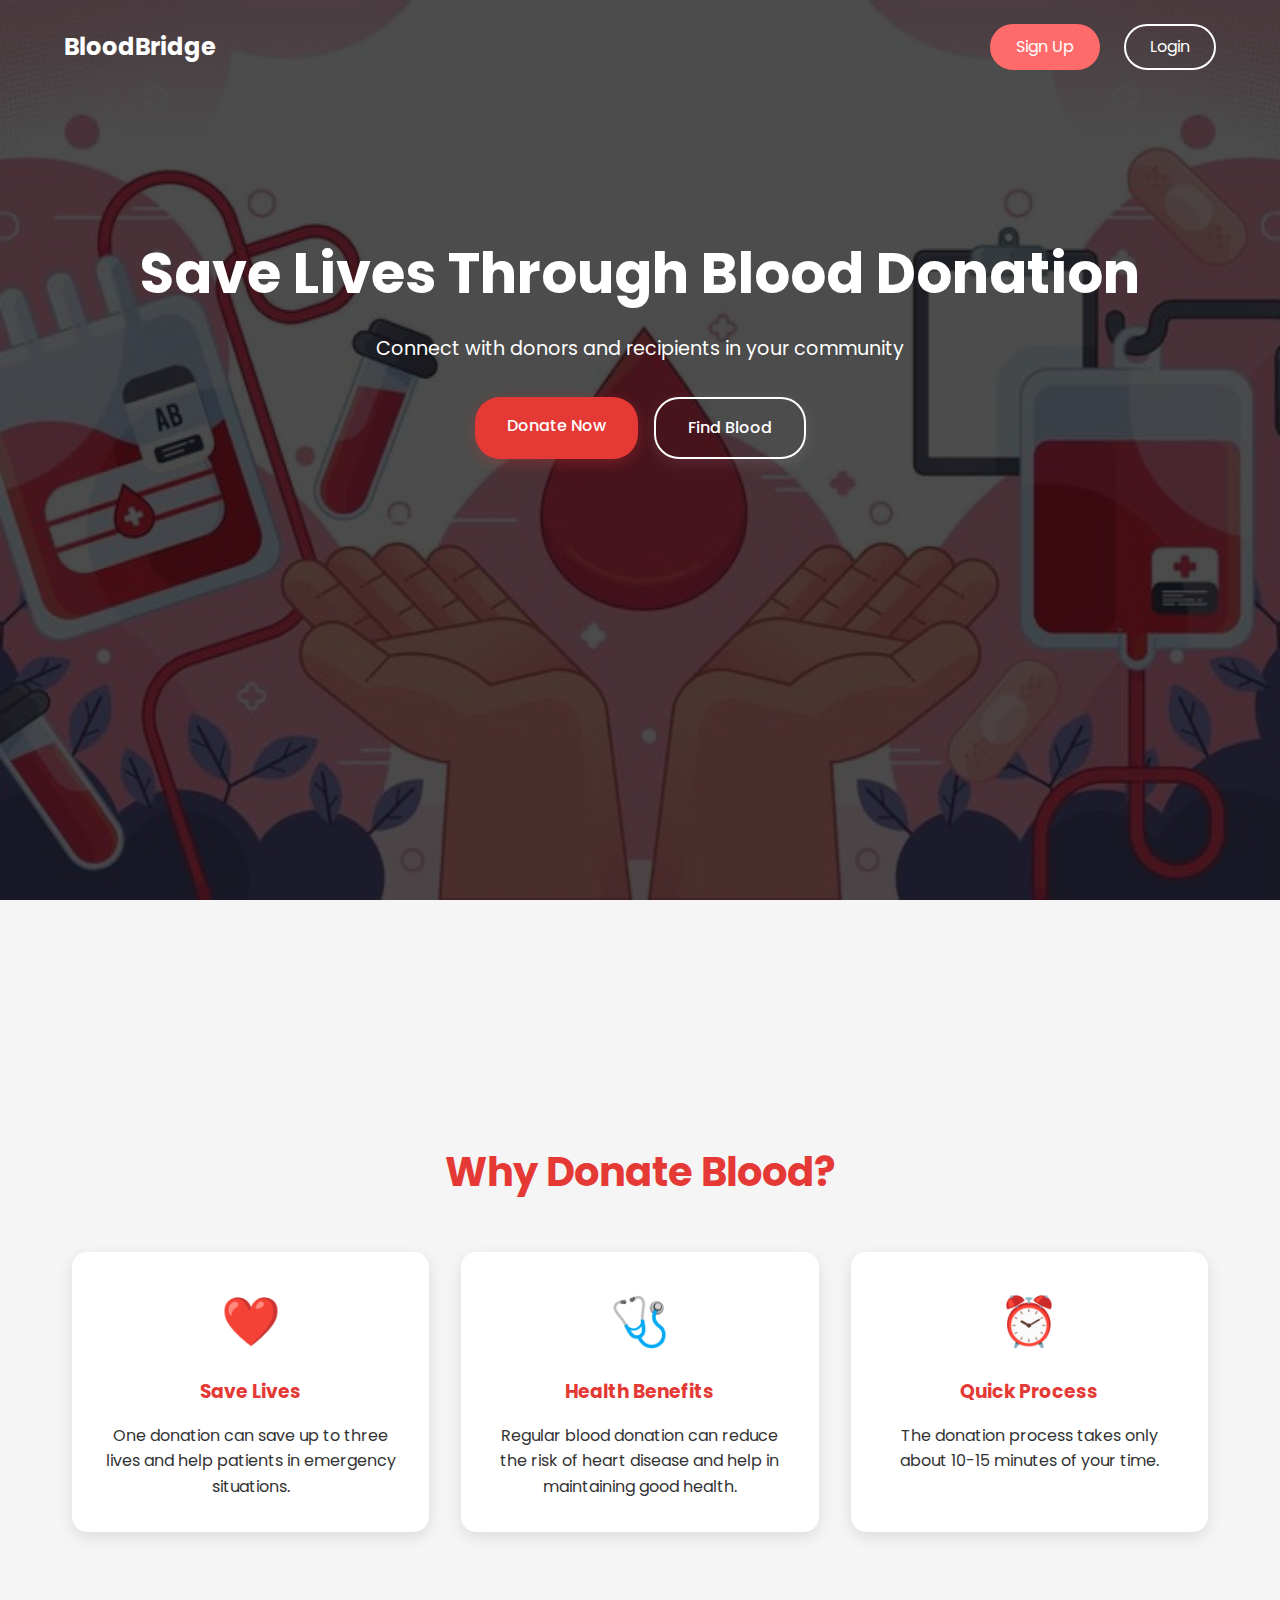
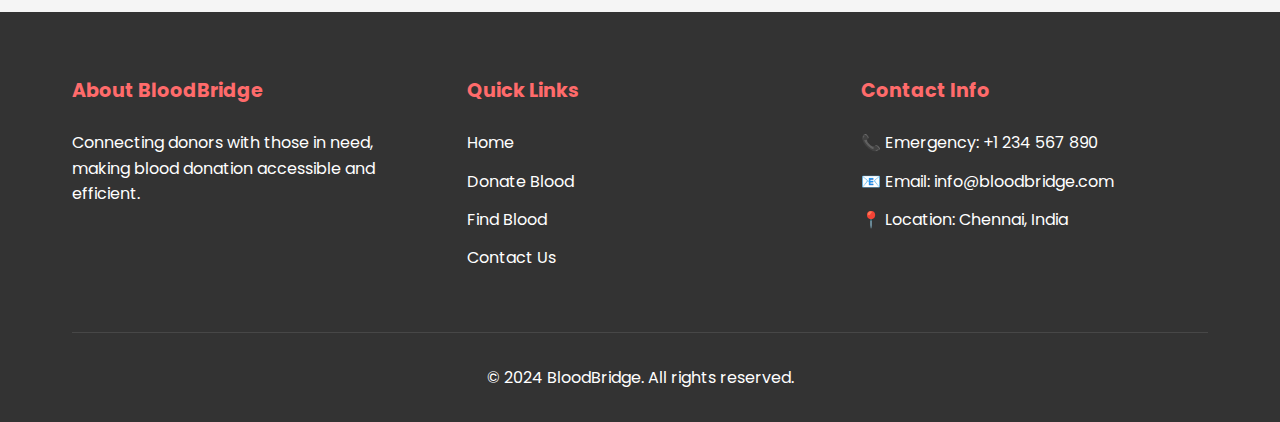
<file: home.html>
<!DOCTYPE html>
<html lang="en">
<head>
    <meta charset="UTF-8">
    <meta name="viewport" content="width=device-width, initial-scale=1.0">
    <title>BloodBridge - Blood Donation Platform</title>
    <link rel="stylesheet" href="css/home.css">
    <link href="https://fonts.googleapis.com/css2?family=Poppins:wght@300;400;500;600;700&display=swap" rel="stylesheet">
</head>
<body>
    <!-- Hero Section -->
    <div class="hero">
        <header>
            <nav>
                <div class="logo">BloodBridge</div>
                <div class="nav-links">
                    <a href="signup.html" class="signup-btn">Sign Up</a>
                    <a href="index.html" class="login-btn">Login</a>
                </div>
            </nav>
        </header>
        
        <div class="hero-content">
            <h1>Save Lives Through Blood Donation</h1>
            <p>Connect with donors and recipients in your community</p>
            <div class="cta-buttons">
                <a href="index.html" class="primary-btn">Donate Now</a>
                <a href="index.html" class="secondary-btn">Find Blood</a>
            </div>
        </div>
    </div>

    <!-- Main Content -->
    <main>
        <section class="features">
            <!-- Add your features content here -->
        </section>
    </main>

    <!-- After hero section and before footer -->
    <section class="info-section">
        <div class="container">
            <h2>Why Donate Blood?</h2>
            <div class="info-grid">
                <div class="info-card">
                    <div class="info-icon">❤️</div>
                    <h3>Save Lives</h3>
                    <p>One donation can save up to three lives and help patients in emergency situations.</p>
                </div>
                <div class="info-card">
                    <div class="info-icon">🩺</div>
                    <h3>Health Benefits</h3>
                    <p>Regular blood donation can reduce the risk of heart disease and help in maintaining good health.</p>
                </div>
                <div class="info-card">
                    <div class="info-icon">⏰</div>
                    <h3>Quick Process</h3>
                    <p>The donation process takes only about 10-15 minutes of your time.</p>
                </div>
            </div>
        </div>
    </section>


    <footer>
        <div class="footer-container">
            <div class="footer-grid">
                <div class="footer-section">
                    <h3>About BloodBridge</h3>
                    <p>Connecting donors with those in need, making blood donation accessible and efficient.</p>
                </div>
                <div class="footer-section">
                    <h3>Quick Links</h3>
                    <ul>
                        <li><a href="home.html">Home</a></li>
                        <li><a href="index.html">Donate Blood</a></li>
                        <li><a href="index.html">Find Blood</a></li>
                        <li><a href="home.html">Contact Us</a></li>
                    </ul>
                </div>
                <div class="footer-section">
                    <h3>Contact Info</h3>
                    <ul>
                        <li>📞 Emergency: +1 234 567 890</li>
                        <li>📧 Email: info@bloodbridge.com</li>
                        <li>📍 Location: Chennai, India</li>
                    </ul>
                </div>
            </div>
            <div class="footer-bottom">
                <p>&copy; 2024 BloodBridge. All rights reserved.</p>
            </div>
        </div>
    </footer>
</body>
</html>
</file>
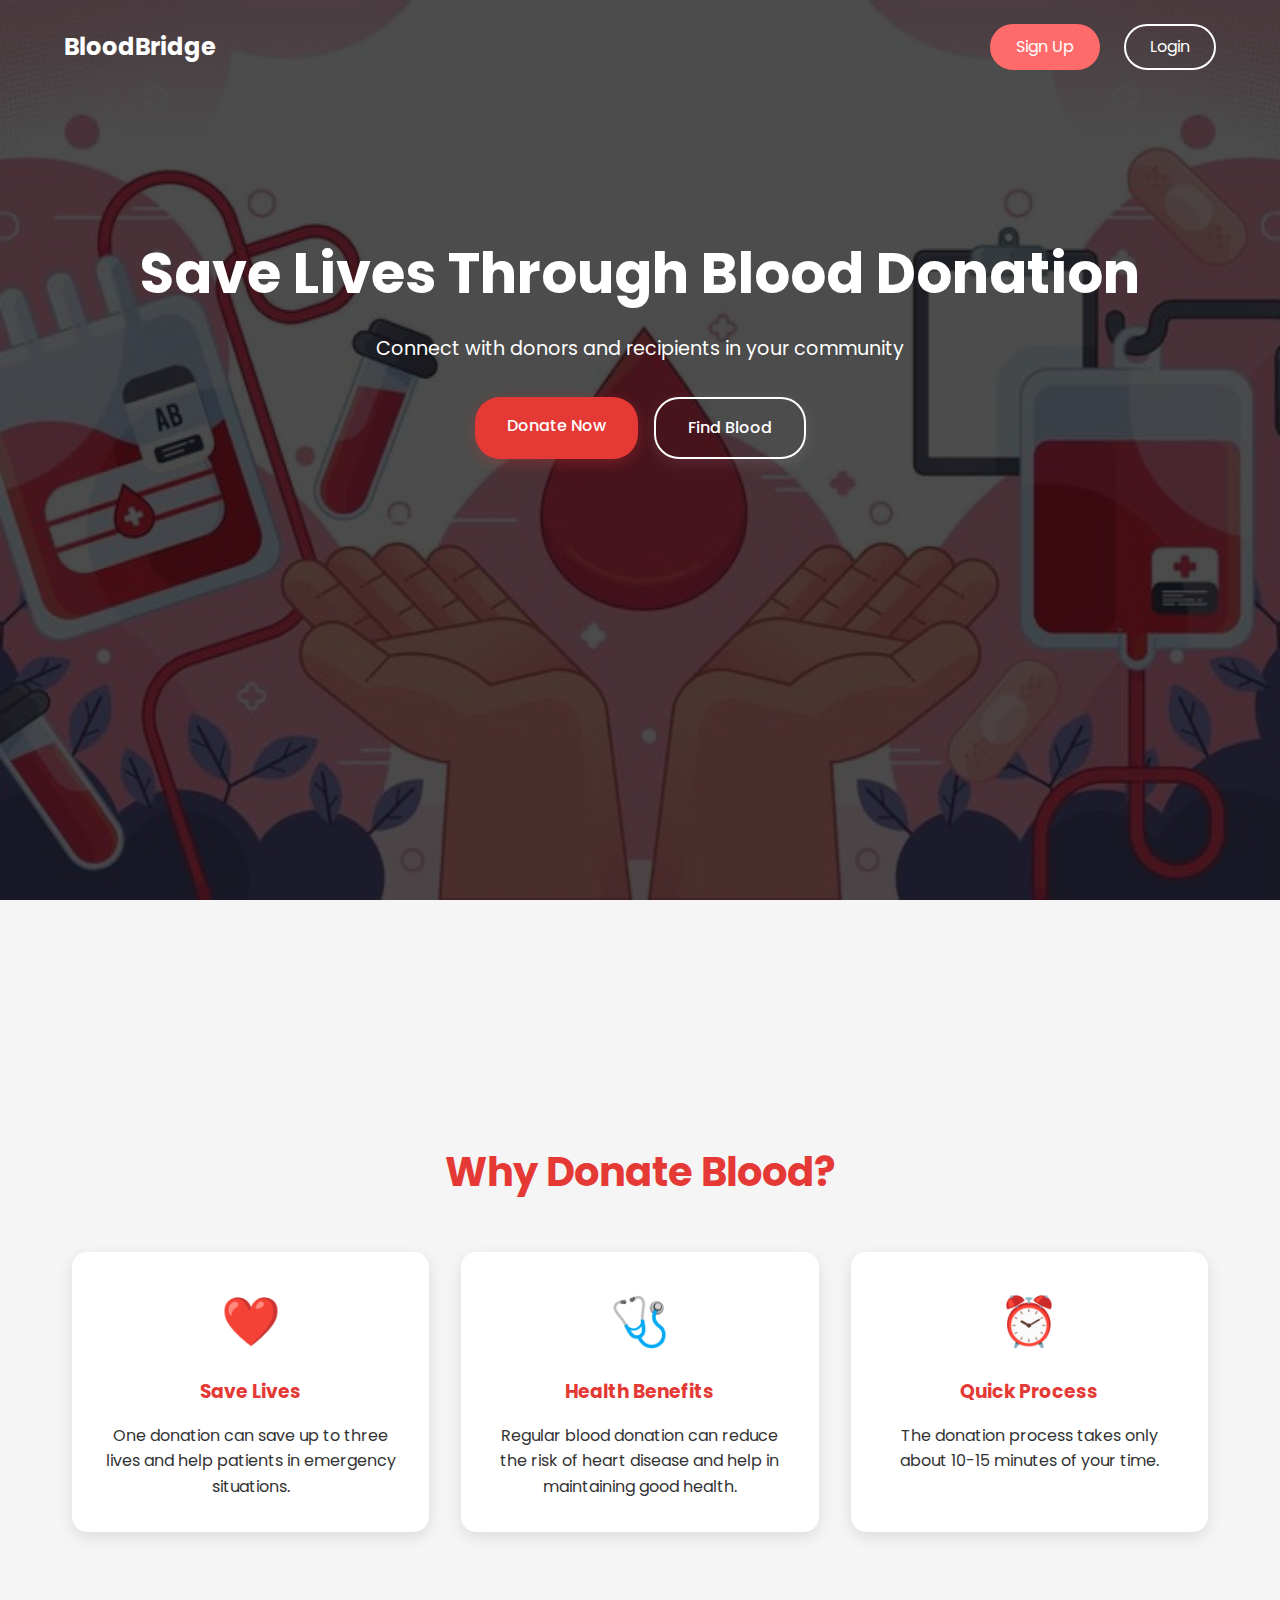
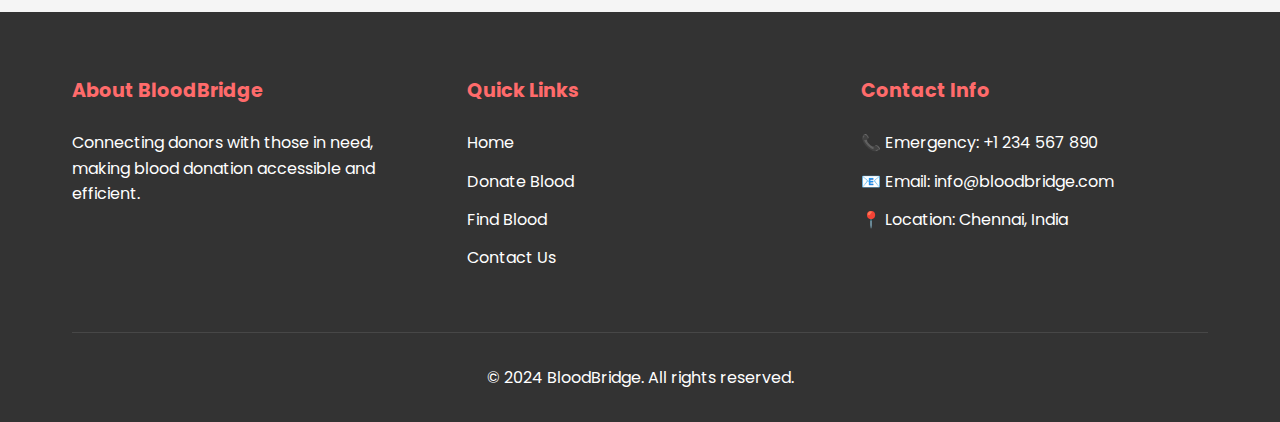
<file: templates/home.html>
<!DOCTYPE html>
<html lang="en">
<head>
    <meta charset="UTF-8">
    <meta name="viewport" content="width=device-width, initial-scale=1.0">
    <title>BloodBridge - Blood Donation Platform</title>
    <link rel="stylesheet" href="/static/css/home.css">
    <link href="https://fonts.googleapis.com/css2?family=Poppins:wght@300;400;500;600;700&display=swap" rel="stylesheet">
</head>
<body>
    <!-- Hero Section -->
    <div class="hero">
        <header>
            <nav>
                <div class="logo">BloodBridge</div>
                <div class="nav-links">
                    <a href="/signup" class="signup-btn">Sign Up</a>
                    <a href="/index" class="login-btn">Login</a>
                </div>
            </nav>
        </header>
        
        <div class="hero-content">
            <h1>Save Lives Through Blood Donation</h1>
            <p>Connect with donors and recipients in your community</p>
            <div class="cta-buttons">
                <a href="/donate" class="primary-btn">Donate Now</a>
                <a href="/find-blood" class="secondary-btn">Find Blood</a>
            </div>
        </div>
    </div>

    <!-- Main Content -->
    <main>
        <section class="features">
            <!-- Add your features content here -->
        </section>
    </main>

    <!-- After hero section and before footer -->
    <section class="info-section">
        <div class="container">
            <h2>Why Donate Blood?</h2>
            <div class="info-grid">
                <div class="info-card">
                    <div class="info-icon">❤️</div>
                    <h3>Save Lives</h3>
                    <p>One donation can save up to three lives and help patients in emergency situations.</p>
                </div>
                <div class="info-card">
                    <div class="info-icon">🩺</div>
                    <h3>Health Benefits</h3>
                    <p>Regular blood donation can reduce the risk of heart disease and help in maintaining good health.</p>
                </div>
                <div class="info-card">
                    <div class="info-icon">⏰</div>
                    <h3>Quick Process</h3>
                    <p>The donation process takes only about 10-15 minutes of your time.</p>
                </div>
            </div>
        </div>
    </section>

    <footer>
        <div class="footer-container">
            <div class="footer-grid">
                <div class="footer-section">
                    <h3>About BloodBridge</h3>
                    <p>Connecting donors with those in need, making blood donation accessible and efficient.</p>
                </div>
                <div class="footer-section">
                    <h3>Quick Links</h3>
                    <ul>
                        <li><a href="/">Home</a></li>
                        <li><a href="/donate">Donate Blood</a></li>
                        <li><a href="/find-blood">Find Blood</a></li>
                        <li><a href="/contact">Contact Us</a></li>
                    </ul>
                </div>
                <div class="footer-section">
                    <h3>Contact Info</h3>
                    <ul>
                        <li>📞 Emergency: +1 234 567 890</li>
                        <li>📧 Email: info@bloodbridge.com</li>
                        <li>📍 Location: Chennai, India</li>
                    </ul>
                </div>
            </div>
            <div class="footer-bottom">
                <p>&copy; 2024 BloodBridge. All rights reserved.</p>
            </div>
        </div>
    </footer>
</body>
</html>
</file>
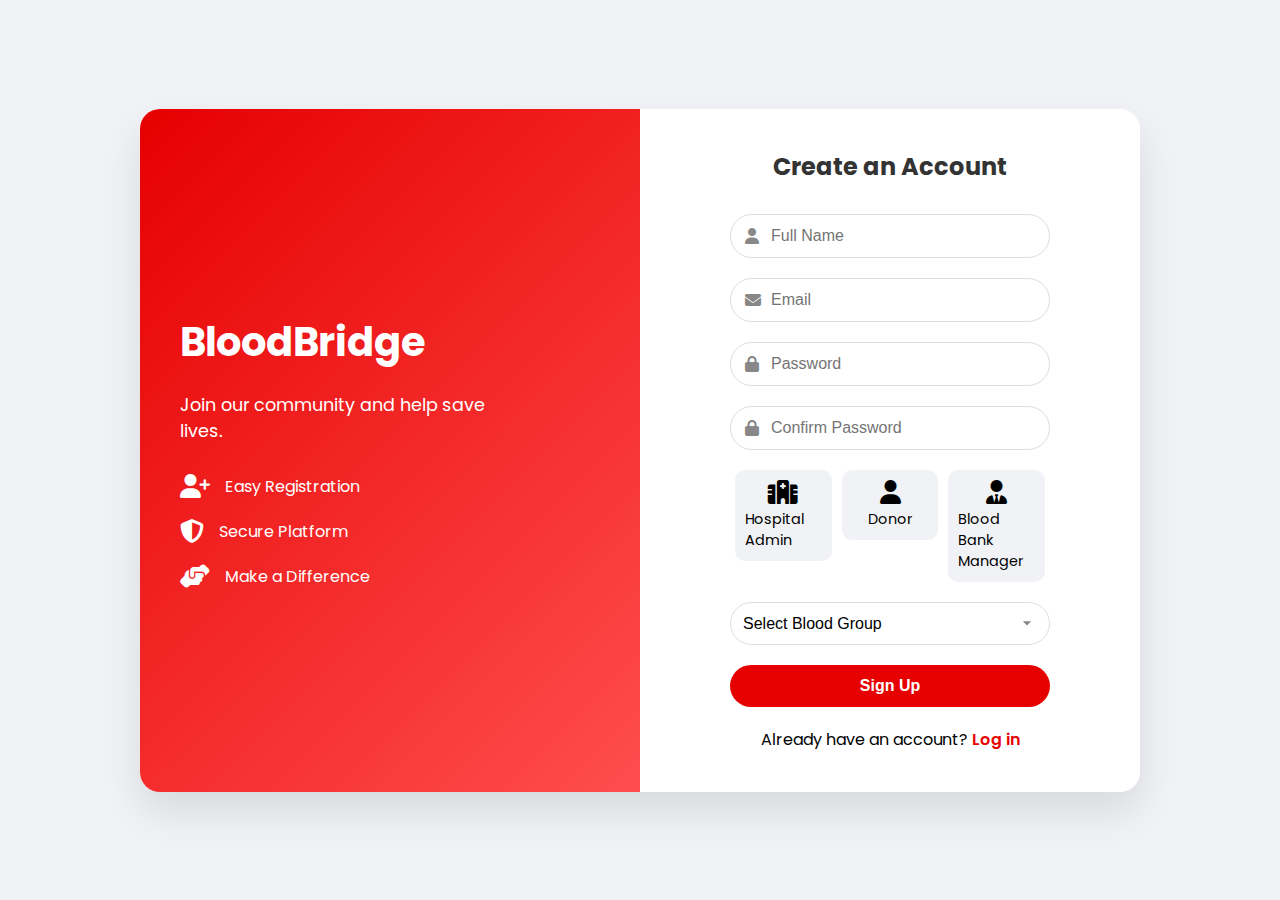
<file: templates/signup.html>
<!DOCTYPE html>
<html lang="en">
<head>
    <meta charset="UTF-8">
    <meta name="viewport" content="width=device-width, initial-scale=1.0">
    <title>BloodBridge - Sign Up</title>
    <link rel="stylesheet" href="/static/css/styles.css">
    <link rel="stylesheet" href="https://cdnjs.cloudflare.com/ajax/libs/font-awesome/6.1.1/css/all.min.css">
    <link href="https://fonts.googleapis.com/css2?family=Poppins:wght@300;400;600&display=swap" rel="stylesheet">
</head>
<body>
    <div class="container">
        <div class="left-panel">
            <div class="content">
                <h1>BloodBridge</h1>
                <p>Join our community and help save lives.</p>
                <div class="features">
                    <div class="feature">
                        <i class="fas fa-user-plus"></i>
                        <span>Easy Registration</span>
                    </div>
                    <div class="feature">
                        <i class="fas fa-shield-alt"></i>
                        <span>Secure Platform</span>
                    </div>
                    <div class="feature">
                        <i class="fas fa-hands-helping"></i>
                        <span>Make a Difference</span>
                    </div>
                </div>
            </div>
        </div>
        <div class="right-panel">
            <div class="signup-container">
                <h2>Create an Account</h2>
                <form id="signup-form" action="/signup" method="POST">
                    <div class="input-group">
                        <i class="fas fa-user"></i>
                        <input type="text" id="fullname" name="fullname" placeholder="Full Name" required>
                    </div>
                    <div class="input-group">
                        <i class="fas fa-envelope"></i>
                        <input type="email" id="email" name="email" placeholder="Email" required>
                    </div>
                    <div class="input-group">
                        <i class="fas fa-lock"></i>
                        <input type="password" id="password" name="password" placeholder="Password" required>
                    </div>
                    <div class="input-group">
                        <i class="fas fa-lock"></i>
                        <input type="password" id="confirm-password" name="confirm-password" placeholder="Confirm Password" required>
                    </div>
                    <div class="user-type-selector">
                        <div class="option">
                            <input type="radio" id="admin" name="user_type" value="admin" required>
                            <label for="admin">
                                <i class="fas fa-hospital"></i>
                                Hospital Admin
                            </label>
                        </div>
                        <div class="option">
                            <input type="radio" id="donor" name="user_type" value="donor">
                            <label for="donor">
                                <i class="fas fa-user"></i>
                                Donor
                            </label>
                        </div>
                        <div class="option">
                            <input type="radio" id="manager" name="user_type" value="manager">
                            <label for="manager">
                                <i class="fas fa-user-tie"></i>
                                Blood Bank Manager
                            </label>
                        </div>
                    </div>
                    <div id="blood-group-field">
                        <select id="blood-group" name="blood_group">
                            <option value="">Select Blood Group</option>
                            <option value="A+">A+</option>
                            <option value="A-">A-</option>
                            <option value="B+">B+</option>
                            <option value="B-">B-</option>
                            <option value="AB+">AB+</option>
                            <option value="AB-">AB-</option>
                            <option value="O+">O+</option>
                            <option value="O-">O-</option>
                        </select>
                    </div>
                    <button type="submit">Sign Up</button>
                </form>
                <p class="login-link">Already have an account? <a href="/index">Log in</a></p>
            </div>
        </div>
    </div>
    <script src="/static/js/signup.js"></script>
</body>
</html>
</file>
<file: css/home.css>
:root {
    --primary-color: #e53935;
    --secondary-color: #ff6b6b;
    --text-color: #333;
    --light-bg: #f5f5f5;
}

* {
    margin: 0;
    padding: 0;
    box-sizing: border-box;
}

body {
    font-family: 'Poppins', sans-serif;
    line-height: 1.6;
    color: var(--text-color);
}

/* Hero Section */
.hero {
    background: linear-gradient(rgba(0,0,0,0.7), rgba(0,0,0,0.7)), url('/images/Download\ Blood\ Donation\ Equipment\ Background\ for\ free.jpeg');
    background-size: cover;
    background-position: center;
    height: 100vh;
    color: white;
}

nav {
    display: flex;
    justify-content: space-between;
    align-items: center;
    padding: 1.5rem 5%;
}

.logo {
    font-size: 1.5rem;
    font-weight: 700;
    transition: all 0.3s ease;
}

.logo:hover {
    text-shadow: 0 0 15px rgba(255, 255, 255, 0.5);
    transform: scale(1.05);
}

.nav-links {
    display: flex;
    align-items: center;
    gap: 1.5rem; /* Space between buttons */
}

.signup-btn {
    background: var(--secondary-color);
    color: white;
    padding: 0.5rem 1.5rem;
    border-radius: 25px;
    border: 2px solid var(--secondary-color);
    transition: all 0.3s ease;
    text-decoration: none;
}

.signup-btn:hover {
    background: transparent;
    color: white;
    box-shadow: 0 0 15px rgba(255, 107, 107, 0.3);
    transform: translateY(-2px);
}

.login-btn {
    background: transparent;
    color: white;
    padding: 0.5rem 1.5rem;
    border-radius: 25px;
    border: 2px solid white;
    transition: all 0.3s ease;
    text-decoration: none;
}

.login-btn:hover {
    background: white;
    color: var(--primary-color);
    box-shadow: 0 0 15px rgba(255, 255, 255, 0.3);
    transform: translateY(-2px);
}

/* Remove the old underline effect since we're using buttons */
.nav-links a:not(.login-btn)::after {
    display: none;
}

.hero-content {
    text-align: center;
    padding-top: 15vh;
}

.hero-content h1 {
    font-size: 3.5rem;
    margin-bottom: 1rem;
}

.hero-content p {
    font-size: 1.2rem;
    margin-bottom: 2rem;
}

.cta-buttons {
    display: flex;
    justify-content: center;
    gap: 1rem;
}

.primary-btn, .secondary-btn {
    padding: 1rem 2rem;
    border-radius: 25px;
    text-decoration: none;
    font-weight: 500;
    transition: all 0.3s ease;
    position: relative;
    overflow: hidden;
}

.primary-btn {
    background: var(--primary-color);
    color: white;
    box-shadow: 0 4px 15px rgba(229, 57, 53, 0.3);
}

.primary-btn:hover {
    transform: translateY(-3px);
    box-shadow: 0 6px 20px rgba(229, 57, 53, 0.5);
}

.secondary-btn {
    border: 2px solid white;
    color: white;
    box-shadow: 0 4px 15px rgba(255, 255, 255, 0.1);
}

.secondary-btn:hover {
    background: white;
    color: var(--primary-color);
    transform: translateY(-3px);
    box-shadow: 0 6px 20px rgba(255, 255, 255, 0.3);
}

/* Features Section */
.features {
    padding: 5rem 2rem;
    background: var(--light-bg);
}

.features h2 {
    text-align: center;
    margin-bottom: 3rem;
}

.feature-grid {
    display: grid;
    grid-template-columns: repeat(auto-fit, minmax(250px, 1fr));
    gap: 2rem;
    max-width: 1200px;
    margin: 0 auto;
}

.feature-card {
    background: white;
    padding: 2rem;
    border-radius: 15px;
    text-align: center;
    transition: all 0.3s ease;
    box-shadow: 0 5px 15px rgba(0, 0, 0, 0.1);
}

.feature-card:hover {
    transform: translateY(-10px);
    box-shadow: 0 8px 25px rgba(0, 0, 0, 0.15);
}

.icon {
    font-size: 2.5rem;
    margin-bottom: 1rem;
}

/* Information Section */
.info-section {
    padding: 5rem 0;
    background: var(--light-bg);
}

.container {
    max-width: 1200px;
    margin: 0 auto;
    padding: 0 2rem;
}

.info-section h2 {
    text-align: center;
    margin-bottom: 3rem;
    color: var(--primary-color);
    font-size: 2.5rem;
}

.info-grid {
    display: grid;
    grid-template-columns: repeat(auto-fit, minmax(300px, 1fr));
    gap: 2rem;
}

.info-card {
    background: white;
    padding: 2rem;
    border-radius: 15px;
    text-align: center;
    transition: all 0.3s ease;
    box-shadow: 0 5px 15px rgba(0, 0, 0, 0.1);
}

.info-card:hover {
    transform: translateY(-10px);
    box-shadow: 0 8px 25px rgba(0, 0, 0, 0.15);
}

.info-icon {
    font-size: 3rem;
    margin-bottom: 1rem;
}

.info-card h3 {
    color: var(--primary-color);
    margin-bottom: 1rem;
}

/* Gallery Section */
.gallery-section {
    padding: 5rem 0;
    background: white;
}

.gallery-section h2 {
    text-align: center;
    margin-bottom: 3rem;
    color: var(--primary-color);
    font-size: 2.5rem;
}

.gallery-grid {
    display: grid;
    grid-template-columns: repeat(auto-fit, minmax(300px, 1fr));
    gap: 2rem;
}

.gallery-item {
    border-radius: 15px;
    overflow: hidden;
    box-shadow: 0 5px 15px rgba(0, 0, 0, 0.1);
    transition: all 0.3s ease;
}

.gallery-item:hover {
    transform: translateY(-10px);
    box-shadow: 0 8px 25px rgba(0, 0, 0, 0.15);
}

.gallery-item img {
    width: 100%;
    height: 250px;
    object-fit: cover;
    transition: all 0.3s ease;
}

.gallery-item:hover img {
    transform: scale(1.1);
}

/* Footer */
footer {
    background: #333;
    color: white;
    padding: 4rem 0 2rem 0;
}

.footer-container {
    max-width: 1200px;
    margin: 0 auto;
    padding: 0 2rem;
}

.footer-grid {
    display: grid;
    grid-template-columns: repeat(auto-fit, minmax(250px, 1fr));
    gap: 3rem;
    margin-bottom: 3rem;
}

.footer-section h3 {
    color: var(--secondary-color);
    margin-bottom: 1.5rem;
    font-size: 1.2rem;
}

.footer-section ul {
    list-style: none;
    padding: 0;
}

.footer-section ul li {
    margin-bottom: 0.8rem;
}

.footer-section ul li a {
    color: white;
    text-decoration: none;
    transition: all 0.3s ease;
}

.footer-section ul li a:hover {
    color: var(--secondary-color);
    padding-left: 5px;
}

.social-links {
    display: flex;
    gap: 1rem;
}

.social-link {
    color: white;
    text-decoration: none;
    transition: all 0.3s ease;
    padding: 0.5rem 1rem;
    border: 1px solid var(--secondary-color);
    border-radius: 25px;
}

.social-link:hover {
    background: var(--secondary-color);
    transform: translateY(-3px);
}

.footer-bottom {
    text-align: center;
    padding-top: 2rem;
    border-top: 1px solid rgba(255, 255, 255, 0.1);
}

/* Responsive Design */
@media (max-width: 768px) {
    .hero-content h1 {
        font-size: 2.5rem;
    }
    
    .nav-links {
        display: none;
    }
    
    .btn {
        display: block;
        margin: 1rem auto;
        width: 80%;
    }
    
    .footer-grid {
        grid-template-columns: 1fr;
        text-align: center;
    }
    
    .social-links {
        justify-content: center;
    }
}
</file>
<file: static/css/home.css>
:root {
    --primary-color: #e53935;
    --secondary-color: #ff6b6b;
    --text-color: #333;
    --light-bg: #f5f5f5;
}

* {
    margin: 0;
    padding: 0;
    box-sizing: border-box;
}

body {
    font-family: 'Poppins', sans-serif;
    line-height: 1.6;
    color: var(--text-color);
}

/* Hero Section */
.hero {
    background: linear-gradient(rgba(0,0,0,0.7), rgba(0,0,0,0.7)), url('/static/images/home_logo.jpeg');
    background-size: cover;
    background-position: center;
    height: 100vh;
    color: white;
}

nav {
    display: flex;
    justify-content: space-between;
    align-items: center;
    padding: 1.5rem 5%;
}

.logo {
    font-size: 1.5rem;
    font-weight: 700;
    transition: all 0.3s ease;
}

.logo:hover {
    text-shadow: 0 0 15px rgba(255, 255, 255, 0.5);
    transform: scale(1.05);
}

.nav-links {
    display: flex;
    align-items: center;
    gap: 1.5rem; /* Space between buttons */
}

.signup-btn {
    background: var(--secondary-color);
    color: white;
    padding: 0.5rem 1.5rem;
    border-radius: 25px;
    border: 2px solid var(--secondary-color);
    transition: all 0.3s ease;
    text-decoration: none;
}

.signup-btn:hover {
    background: transparent;
    color: white;
    box-shadow: 0 0 15px rgba(255, 107, 107, 0.3);
    transform: translateY(-2px);
}

.login-btn {
    background: transparent;
    color: white;
    padding: 0.5rem 1.5rem;
    border-radius: 25px;
    border: 2px solid white;
    transition: all 0.3s ease;
    text-decoration: none;
}

.login-btn:hover {
    background: white;
    color: var(--primary-color);
    box-shadow: 0 0 15px rgba(255, 255, 255, 0.3);
    transform: translateY(-2px);
}

/* Remove the old underline effect since we're using buttons */
.nav-links a:not(.login-btn)::after {
    display: none;
}

.hero-content {
    text-align: center;
    padding-top: 15vh;
}

.hero-content h1 {
    font-size: 3.5rem;
    margin-bottom: 1rem;
}

.hero-content p {
    font-size: 1.2rem;
    margin-bottom: 2rem;
}

.cta-buttons {
    display: flex;
    justify-content: center;
    gap: 1rem;
}

.primary-btn, .secondary-btn {
    padding: 1rem 2rem;
    border-radius: 25px;
    text-decoration: none;
    font-weight: 500;
    transition: all 0.3s ease;
    position: relative;
    overflow: hidden;
}

.primary-btn {
    background: var(--primary-color);
    color: white;
    box-shadow: 0 4px 15px rgba(229, 57, 53, 0.3);
}

.primary-btn:hover {
    transform: translateY(-3px);
    box-shadow: 0 6px 20px rgba(229, 57, 53, 0.5);
}

.secondary-btn {
    border: 2px solid white;
    color: white;
    box-shadow: 0 4px 15px rgba(255, 255, 255, 0.1);
}

.secondary-btn:hover {
    background: white;
    color: var(--primary-color);
    transform: translateY(-3px);
    box-shadow: 0 6px 20px rgba(255, 255, 255, 0.3);
}

/* Features Section */
.features {
    padding: 5rem 2rem;
    background: var(--light-bg);
}

.features h2 {
    text-align: center;
    margin-bottom: 3rem;
}

.feature-grid {
    display: grid;
    grid-template-columns: repeat(auto-fit, minmax(250px, 1fr));
    gap: 2rem;
    max-width: 1200px;
    margin: 0 auto;
}

.feature-card {
    background: white;
    padding: 2rem;
    border-radius: 15px;
    text-align: center;
    transition: all 0.3s ease;
    box-shadow: 0 5px 15px rgba(0, 0, 0, 0.1);
}

.feature-card:hover {
    transform: translateY(-10px);
    box-shadow: 0 8px 25px rgba(0, 0, 0, 0.15);
}

.icon {
    font-size: 2.5rem;
    margin-bottom: 1rem;
}

/* Information Section */
.info-section {
    padding: 5rem 0;
    background: var(--light-bg);
}

.container {
    max-width: 1200px;
    margin: 0 auto;
    padding: 0 2rem;
}

.info-section h2 {
    text-align: center;
    margin-bottom: 3rem;
    color: var(--primary-color);
    font-size: 2.5rem;
}

.info-grid {
    display: grid;
    grid-template-columns: repeat(auto-fit, minmax(300px, 1fr));
    gap: 2rem;
}

.info-card {
    background: white;
    padding: 2rem;
    border-radius: 15px;
    text-align: center;
    transition: all 0.3s ease;
    box-shadow: 0 5px 15px rgba(0, 0, 0, 0.1);
}

.info-card:hover {
    transform: translateY(-10px);
    box-shadow: 0 8px 25px rgba(0, 0, 0, 0.15);
}

.info-icon {
    font-size: 3rem;
    margin-bottom: 1rem;
}

.info-card h3 {
    color: var(--primary-color);
    margin-bottom: 1rem;
}

/* Gallery Section */
.gallery-section {
    padding: 5rem 0;
    background: white;
}

.gallery-section h2 {
    text-align: center;
    margin-bottom: 3rem;
    color: var(--primary-color);
    font-size: 2.5rem;
}

.gallery-grid {
    display: grid;
    grid-template-columns: repeat(auto-fit, minmax(300px, 1fr));
    gap: 2rem;
}

.gallery-item {
    border-radius: 15px;
    overflow: hidden;
    box-shadow: 0 5px 15px rgba(0, 0, 0, 0.1);
    transition: all 0.3s ease;
}

.gallery-item:hover {
    transform: translateY(-10px);
    box-shadow: 0 8px 25px rgba(0, 0, 0, 0.15);
}

.gallery-item img {
    width: 100%;
    height: 250px;
    object-fit: cover;
    transition: all 0.3s ease;
}

.gallery-item:hover img {
    transform: scale(1.1);
}

/* Footer */
footer {
    background: #333;
    color: white;
    padding: 4rem 0 2rem 0;
}

.footer-container {
    max-width: 1200px;
    margin: 0 auto;
    padding: 0 2rem;
}

.footer-grid {
    display: grid;
    grid-template-columns: repeat(auto-fit, minmax(250px, 1fr));
    gap: 3rem;
    margin-bottom: 3rem;
}

.footer-section h3 {
    color: var(--secondary-color);
    margin-bottom: 1.5rem;
    font-size: 1.2rem;
}

.footer-section ul {
    list-style: none;
    padding: 0;
}

.footer-section ul li {
    margin-bottom: 0.8rem;
}

.footer-section ul li a {
    color: white;
    text-decoration: none;
    transition: all 0.3s ease;
}

.footer-section ul li a:hover {
    color: var(--secondary-color);
    padding-left: 5px;
}

.social-links {
    display: flex;
    gap: 1rem;
}

.social-link {
    color: white;
    text-decoration: none;
    transition: all 0.3s ease;
    padding: 0.5rem 1rem;
    border: 1px solid var(--secondary-color);
    border-radius: 25px;
}

.social-link:hover {
    background: var(--secondary-color);
    transform: translateY(-3px);
}

.footer-bottom {
    text-align: center;
    padding-top: 2rem;
    border-top: 1px solid rgba(255, 255, 255, 0.1);
}

/* Responsive Design */
@media (max-width: 768px) {
    .hero-content h1 {
        font-size: 2.5rem;
    }
    
    .nav-links {
        display: none;
    }
    
    .btn {
        display: block;
        margin: 1rem auto;
        width: 80%;
    }
    
    .footer-grid {
        grid-template-columns: 1fr;
        text-align: center;
    }
    
    .social-links {
        justify-content: center;
    }
}
</file>
<file: static/css/styles.css>
* {
    margin: 0;
    padding: 0;
    box-sizing: border-box;
}

body {
    font-family: 'Poppins', sans-serif;
    background-color: #f0f2f5;
    height: 100vh;
    display: flex;
    justify-content: center;
    align-items: center;
}

.container {
    display: flex;
    width: 100%;
    max-width: 1000px;
    min-height: 600px;
    background-color: #fff;
    border-radius: 20px;
    overflow: hidden;
    box-shadow: 0 20px 40px rgba(0, 0, 0, 0.1);
}

.left-panel {
    flex: 1;
    background: linear-gradient(135deg, #e60000 0%, #ff4d4d 100%);
    color: #fff;
    padding: 40px;
    display: flex;
    flex-direction: column;
    justify-content: center;
}

.left-panel .content {
    max-width: 80%;
}

.left-panel h1 {
    font-size: 2.5rem;
    margin-bottom: 20px;
}

.left-panel p {
    font-size: 1.1rem;
    margin-bottom: 30px;
}

.features {
    display: flex;
    flex-direction: column;
    gap: 20px;
}

.feature {
    display: flex;
    align-items: center;
    gap: 15px;
}

.feature i {
    font-size: 1.5rem;
}

.right-panel {
    flex: 1;
    padding: 40px;
    display: flex;
    flex-direction: column;
    justify-content: center;
}

.login-container, .signup-container {
    width: 100%;
    max-width: 320px;
    margin: 0 auto;
}

.logo {
    width: 100px;
    height: 100px;
    margin: 0 auto 20px;
    background-image: url('../images/logo.png');
    background-size: contain;
    background-repeat: no-repeat;
    background-position: center;
}

h2 {
    text-align: center;
    color: #333;
    margin-bottom: 30px;
}

.input-group {
    position: relative;
    margin-bottom: 20px;
}

.input-group i {
    position: absolute;
    left: 15px;
    top: 50%;
    transform: translateY(-50%);
    color: #888;
}

input[type="text"],
input[type="email"],
input[type="password"] {
    width: 100%;
    padding: 12px 12px 12px 40px;
    font-size: 1rem;
    border: 1px solid #ddd;
    border-radius: 25px;
    transition: all 0.3s ease;
}

input[type="text"]:focus,
input[type="email"]:focus,
input[type="password"]:focus {
    outline: none;
    border-color: #e60000;
    box-shadow: 0 0 0 2px rgba(230, 0, 0, 0.2);
}

.user-type-selector {
    display: flex;
    justify-content: space-between;
    margin-bottom: 20px;
}

.option {
    flex: 1;
    margin: 0 5px;
}

.option input[type="radio"] {
    display: none;
}

.option label {
    display: flex;
    flex-direction: column;
    align-items: center;
    padding: 10px;
    background-color: #f0f2f5;
    border-radius: 10px;
    cursor: pointer;
    transition: all 0.3s ease;
    font-size: 0.9rem;
}

.option label i {
    font-size: 1.5rem;
    margin-bottom: 5px;
}

.option input[type="radio"]:checked + label {
    background-color: #e60000;
    color: #fff;
}

button {
    width: 100%;
    background-color: #e60000;
    color: #fff;
    border: none;
    padding: 12px;
    font-size: 1rem;
    border-radius: 25px;
    cursor: pointer;
    transition: all 0.3s ease;
    font-weight: 600;
}

button:hover {
    background-color: #cc0000;
    transform: translateY(-2px);
}

.signup-link, .login-link {
    text-align: center;
    margin-top: 20px;
}

.signup-link a, .login-link a {
    color: #e60000;
    text-decoration: none;
    font-weight: 600;
}

.signup-link a:hover, .login-link a:hover {
    text-decoration: underline;
}

@keyframes fadeIn {
    from { opacity: 0; }
    to { opacity: 1; }
}

.container {
    animation: fadeIn 0.5s ease-out;
}

@media (max-width: 768px) {
    .container {
        flex-direction: column;
        height: auto;
        width: 95%;
        max-width: 450px;
        margin: 20px auto;
    }

    .left-panel {
        display: none;
    }

    .right-panel {
        padding: 30px 20px;
    }

    .login-container, .signup-container {
        max-width: 100%;
    }

    .user-type-selector {
        flex-direction: row;
    }

    .option {
        flex: 1;
    }

    .option label {
        padding: 8px;
        font-size: 0.8rem;
    }

    .option label i {
        font-size: 1.2rem;
    }

    input[type="text"],
    input[type="email"],
    input[type="password"] {
        padding: 10px 10px 10px 35px;
        font-size: 0.9rem;
    }

    .input-group i {
        left: 12px;
        font-size: 0.9rem;
    }

    button {
        padding: 10px;
        font-size: 0.9rem;
    }
}

@media (max-width: 480px) {
    h1 {
        font-size: 2rem;
    }

    h2 {
        font-size: 1.5rem;
    }

    .user-type-selector {
        flex-direction: column;
    }

    .option {
        margin-bottom: 10px;
    }

    .option label {
        flex-direction: row;
        justify-content: center;
        gap: 10px;
    }
}

.loader {
    width: 84px;
    height: 84px;
    position: fixed;
    top: 50%;
    left: 50%;
    transform: translate(-50%, -50%);
    overflow: hidden;
    display: none; /* Hidden by default */
    z-index: 9999;
}

.loader:before, .loader:after {
    content: "";
    position: absolute;
    left: 50%;
    bottom: 0;
    width: 64px;
    height: 64px;
    border-radius: 50%;
    background: #e74c3c; /* Red color */
    transform: translate(-50%, 100%) scale(0);
    animation: push 2s infinite ease-in;
}

.loader:after {
    animation-delay: 1s;
}

@keyframes push {
    0% {
        transform: translate(-50%, 100%) scale(1);
    }
    15%, 25% {
        transform: translate(-50%, 50%) scale(1);
    }
    50%, 75% {
        transform: translate(-50%, -30%) scale(0.5);
    }
    80%, 100% {
        transform: translate(-50%, -50%) scale(0);
    }
}

/* ... existing styles ... */

/* Add these media queries at the end of your CSS file */

@media screen and (max-width: 1024px) {
    .container {
        flex-direction: column;
        height: auto;
        max-width: 90%;
        margin: 20px auto;
    }

    .left-panel, .right-panel {
        width: 100%;
    }

    .left-panel {
        padding: 2rem;
        min-height: 300px;
    }

    .right-panel {
        padding: 2rem;
    }

    .login-container, .signup-container {
        max-width: 100%;
    }
}

@media screen and (max-width: 768px) {
    body {
        padding: 1rem;
    }

    .container {
        box-shadow: none;
        border-radius: 0;
    }

    .left-panel {
        display: flex;
        flex-direction: column;
        justify-content: center;
        align-items: center;
        text-align: center;
        padding: 2rem 1rem;
    }

    .left-panel .content {
        max-width: 100%;
    }

    .left-panel h1 {
        font-size: 2rem;
    }

    .features {
        flex-direction: row;
        flex-wrap: wrap;
        justify-content: center;
    }

    .feature {
        width: 45%;
        margin-bottom: 1rem;
    }

    .user-type-selector {
        flex-direction: row;
    }

    .option {
        flex: 1;
    }

    input[type="text"],
    input[type="email"],
    input[type="password"] {
        padding: 12px 12px 12px 40px;
        font-size: 1rem;
    }

    .input-group i {
        left: 15px;
        font-size: 1rem;
    }

    button {
        padding: 12px;
        font-size: 1rem;
    }
}

@media screen and (max-width: 480px) {
    .left-panel h1 {
        font-size: 1.8rem;
    }

    h2 {
        font-size: 1.5rem;
    }

    .features {
        flex-direction: column;
    }

    .feature {
        width: 100%;
    }

    .user-type-selector {
        flex-direction: column;
    }

    .option {
        margin-bottom: 0.5rem;
    }

    .option label {
        flex-direction: row;
        justify-content: flex-start;
        gap: 10px;
        padding: 12px;
    }

    .option label i {
        font-size: 1.2rem;
    }
}

.custom-alert {
    position: fixed;
    top: 20px;
    left: 50%;
    transform: translateX(-50%);
    background-color: #f44336;
    color: white;
    padding: 15px 20px;
    border-radius: 5px;
    box-shadow: 0 4px 8px rgba(0,0,0,0.1);
    z-index: 1000;
    display: none;
    animation: fadeIn 0.5s, fadeOut 0.5s 2.5s;
}

@keyframes fadeIn {
    from {opacity: 0;}
    to {opacity: 1;}
}

@keyframes fadeOut {
    from {opacity: 1;}
    to {opacity: 0;}
}

/* Blood Group Field Styles */
#blood-group-field {
    margin-bottom: 20px;
}

#blood-group {
    width: 100%;
    padding: 12px;
    font-size: 1rem;
    border: 1px solid #ddd;
    border-radius: 25px;
    background-color: #fff;
    transition: all 0.3s ease;
    appearance: none;
    -webkit-appearance: none;
    -moz-appearance: none;
    background-image: url('data:image/svg+xml;utf8,<svg fill="%23888" height="24" viewBox="0 0 24 24" width="24" xmlns="http://www.w3.org/2000/svg"><path d="M7 10l5 5 5-5z"/><path d="M0 0h24v24H0z" fill="none"/></svg>');
    background-repeat: no-repeat;
    background-position: right 12px center;
    background-size: 20px;
}

#blood-group:focus {
    outline: none;
    border-color: #e60000;
    box-shadow: 0 0 0 2px rgba(230, 0, 0, 0.2);
}

#blood-group option {
    padding: 12px;
}

/* Responsive styles */
@media screen and (max-width: 768px) {
    #blood-group {
        padding: 10px;
        font-size: 0.9rem;
    }
}
</file>
